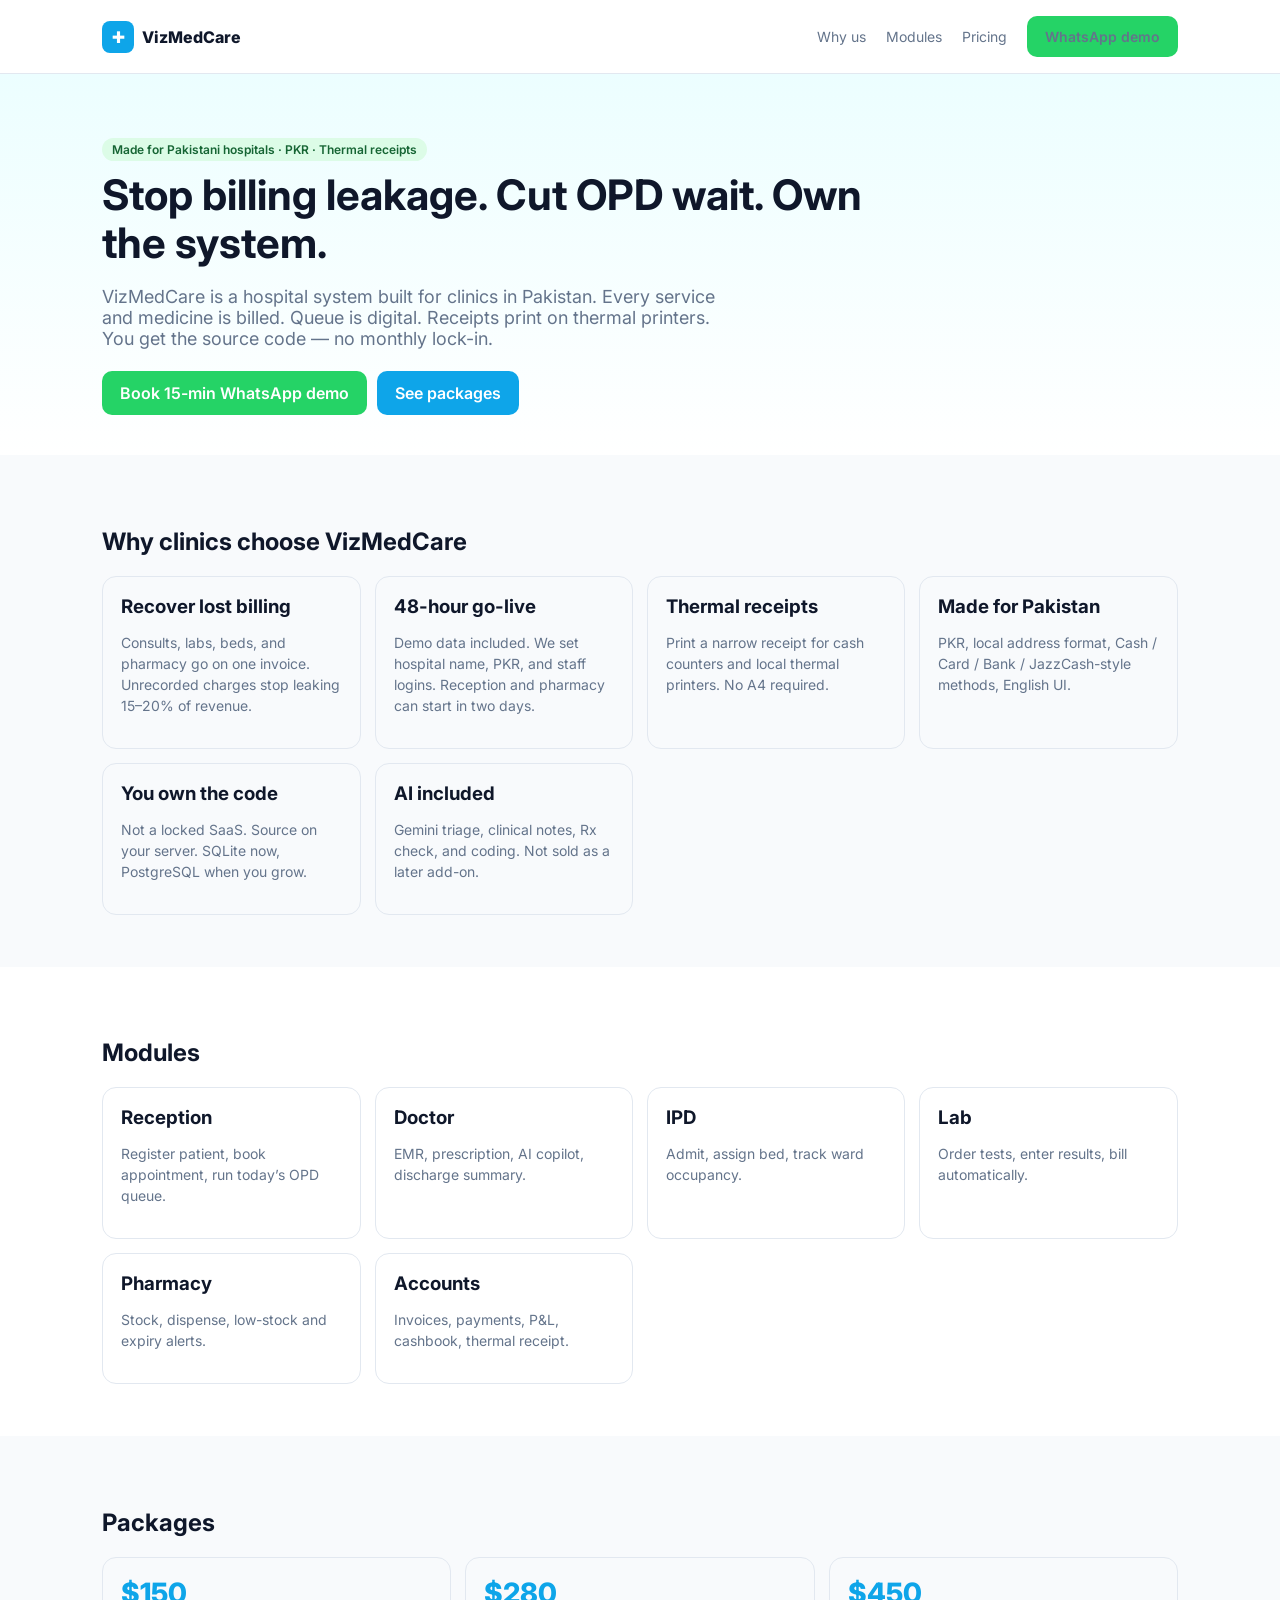
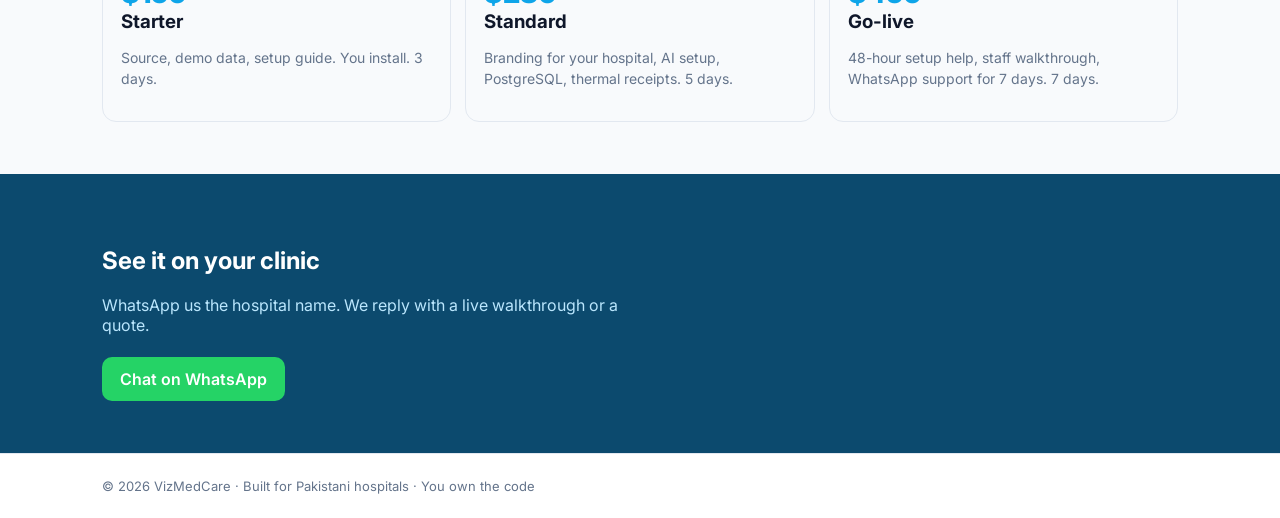
<file: marketing/index.html>
<!DOCTYPE html>
<html lang="en">
<head>
<meta charset="UTF-8">
<meta name="viewport" content="width=device-width, initial-scale=1">
<title>VizMedCare — HMS for Pakistani Hospitals & Clinics</title>
<meta name="description" content="Stop billing leakage. Cut OPD wait. White-label hospital system for Pakistan with EMR, pharmacy, thermal receipts, and AI. You own the code.">
<link href="https://fonts.googleapis.com/css2?family=Inter:wght@400;500;600;700;800&display=swap" rel="stylesheet">
<style>
:root{--brand:#0ea5e9;--ink:#0f172a;--muted:#64748b;--line:#e2e8f0;--bg:#f8fafc}
*{box-sizing:border-box}body{margin:0;font-family:Inter,system-ui,sans-serif;color:var(--ink)}
a{color:inherit;text-decoration:none}
.nav{display:flex;justify-content:space-between;align-items:center;padding:16px 8%;border-bottom:1px solid var(--line);position:sticky;top:0;background:#fff;z-index:10}
.logo{font-weight:800;display:flex;align-items:center;gap:8px}
.logo span{background:var(--brand);color:#fff;width:32px;height:32px;border-radius:8px;display:grid;place-items:center}
.nav a{margin-left:16px;font-size:14px;color:var(--muted)}
.btn{display:inline-block;background:#25D366;color:#fff;padding:12px 18px;border-radius:10px;font-weight:600}
.btn.blue{background:var(--brand)}
.btn.ghost{background:#fff;color:var(--ink);border:1px solid var(--line)}
.hero{padding:64px 8% 40px;background:linear-gradient(180deg,#ecfeff,#fff)}
.hero h1{font-size:42px;line-height:1.15;margin:0 0 14px;max-width:780px}
.hero p{font-size:18px;color:var(--muted);max-width:640px}
.cta{display:flex;gap:10px;margin-top:22px;flex-wrap:wrap}
.section{padding:52px 8%}
.grid{display:grid;grid-template-columns:repeat(auto-fit,minmax(240px,1fr));gap:14px;margin-top:20px}
.card{border:1px solid var(--line);border-radius:14px;padding:18px}
.card h3{margin:0 0 8px}.card p{color:var(--muted);font-size:14px;line-height:1.5}
.price{font-size:28px;font-weight:800;color:var(--brand)}
.badge{display:inline-block;background:#dcfce7;color:#166534;padding:4px 10px;border-radius:999px;font-size:12px;font-weight:600;margin-bottom:10px}
.footer{padding:24px 8%;border-top:1px solid var(--line);color:var(--muted);font-size:13px}
@media(max-width:700px){.hero h1{font-size:30px}}
</style>
</head>
<body>
<nav class="nav">
  <div class="logo"><span>✚</span> VizMedCare</div>
  <div>
    <a href="#why">Why us</a>
    <a href="#modules">Modules</a>
    <a href="#pricing">Pricing</a>
    <a class="btn" href="https://wa.me/923204674241?text=Hi%20VizMedCare%2C%20I%20want%20a%2015-min%20demo%20for%20my%20hospital.">WhatsApp demo</a>
  </div>
</nav>

<header class="hero">
  <div class="badge">Made for Pakistani hospitals · PKR · Thermal receipts</div>
  <h1>Stop billing leakage. Cut OPD wait. Own the system.</h1>
  <p>VizMedCare is a hospital system built for clinics in Pakistan. Every service and medicine is billed. Queue is digital. Receipts print on thermal printers. You get the source code — no monthly lock-in.</p>
  <div class="cta">
    <a class="btn" href="https://wa.me/923204674241?text=Hi%20VizMedCare%2C%20I%20want%20a%2015-min%20demo%20for%20my%20hospital.">Book 15-min WhatsApp demo</a>
    <a class="btn blue" href="#pricing">See packages</a>
  </div>
</header>

<section class="section" id="why" style="background:var(--bg)">
  <h2>Why clinics choose VizMedCare</h2>
  <div class="grid">
    <div class="card"><h3>Recover lost billing</h3><p>Consults, labs, beds, and pharmacy go on one invoice. Unrecorded charges stop leaking 15–20% of revenue.</p></div>
    <div class="card"><h3>48-hour go-live</h3><p>Demo data included. We set hospital name, PKR, and staff logins. Reception and pharmacy can start in two days.</p></div>
    <div class="card"><h3>Thermal receipts</h3><p>Print a narrow receipt for cash counters and local thermal printers. No A4 required.</p></div>
    <div class="card"><h3>Made for Pakistan</h3><p>PKR, local address format, Cash / Card / Bank / JazzCash-style methods, English UI.</p></div>
    <div class="card"><h3>You own the code</h3><p>Not a locked SaaS. Source on your server. SQLite now, PostgreSQL when you grow.</p></div>
    <div class="card"><h3>AI included</h3><p>Gemini triage, clinical notes, Rx check, and coding. Not sold as a later add-on.</p></div>
  </div>
</section>

<section class="section" id="modules">
  <h2>Modules</h2>
  <div class="grid">
    <div class="card"><h3>Reception</h3><p>Register patient, book appointment, run today’s OPD queue.</p></div>
    <div class="card"><h3>Doctor</h3><p>EMR, prescription, AI copilot, discharge summary.</p></div>
    <div class="card"><h3>IPD</h3><p>Admit, assign bed, track ward occupancy.</p></div>
    <div class="card"><h3>Lab</h3><p>Order tests, enter results, bill automatically.</p></div>
    <div class="card"><h3>Pharmacy</h3><p>Stock, dispense, low-stock and expiry alerts.</p></div>
    <div class="card"><h3>Accounts</h3><p>Invoices, payments, P&L, cashbook, thermal receipt.</p></div>
  </div>
</section>

<section class="section" id="pricing" style="background:var(--bg)">
  <h2>Packages</h2>
  <div class="grid">
    <div class="card"><div class="price">$150</div><h3>Starter</h3><p>Source, demo data, setup guide. You install. 3 days.</p></div>
    <div class="card"><div class="price">$280</div><h3>Standard</h3><p>Branding for your hospital, AI setup, PostgreSQL, thermal receipts. 5 days.</p></div>
    <div class="card"><div class="price">$450</div><h3>Go-live</h3><p>48-hour setup help, staff walkthrough, WhatsApp support for 7 days. 7 days.</p></div>
  </div>
</section>

<section class="section" id="contact" style="background:#0c4a6e;color:#fff">
  <h2 style="color:#fff">See it on your clinic</h2>
  <p style="color:#bae6fd;max-width:560px">WhatsApp us the hospital name. We reply with a live walkthrough or a quote.</p>
  <div class="cta">
    <a class="btn" href="https://wa.me/923204674241?text=Hi%20VizMedCare%2C%20I%20want%20a%20demo%20for%20my%20hospital.">Chat on WhatsApp</a>
  </div>
</section>

<footer class="footer">© 2026 VizMedCare · Built for Pakistani hospitals · You own the code</footer>
</body>
</html>
</file>
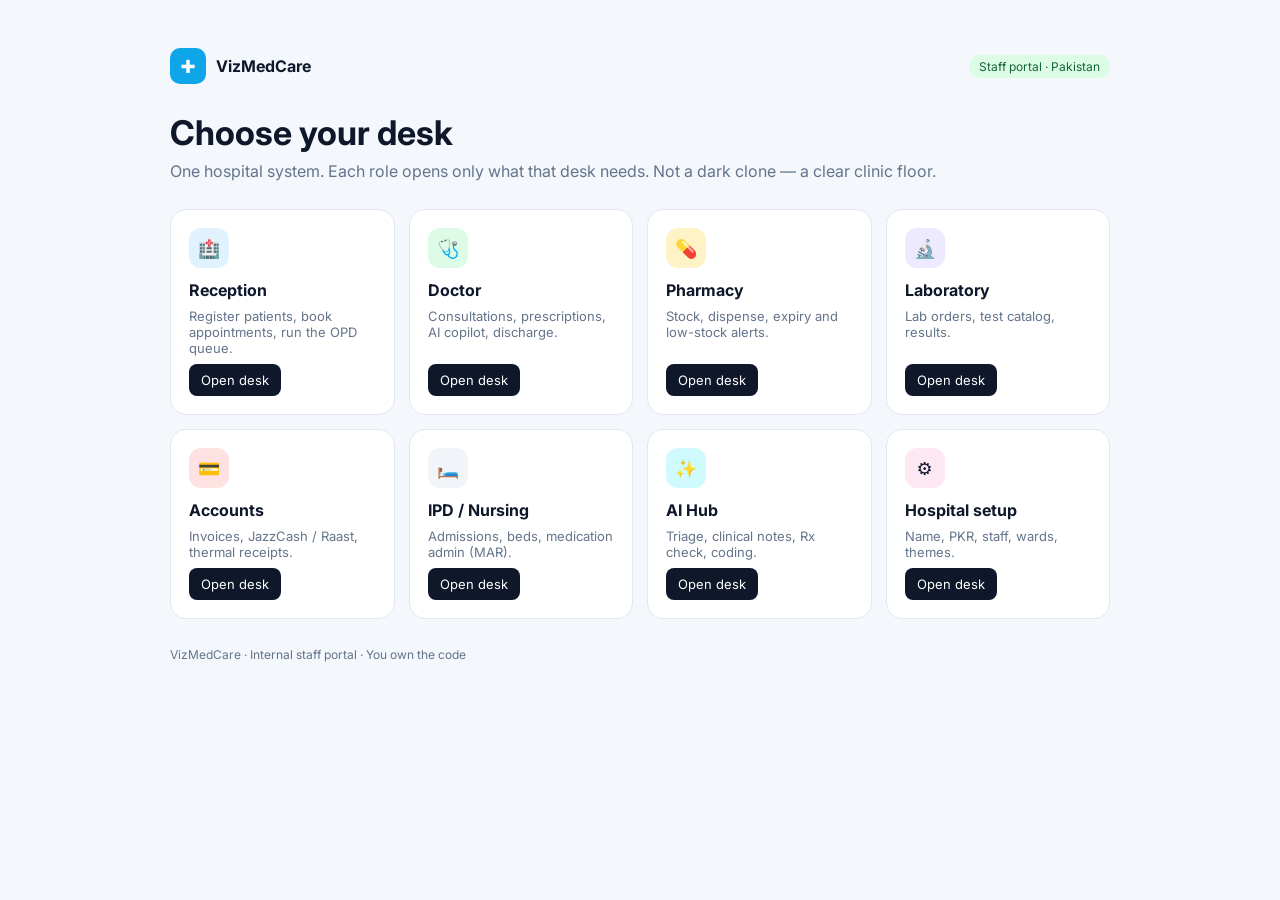
<file: marketing/staff.html>
<!DOCTYPE html>
<html lang="en">
<head>
<meta charset="UTF-8">
<meta name="viewport" content="width=device-width, initial-scale=1">
<title>VizMedCare · Staff Portal</title>
<link href="https://fonts.googleapis.com/css2?family=Inter:wght@400;500;600;700&display=swap" rel="stylesheet">
<style>
:root{--ink:#0f172a;--muted:#64748b;--line:#e2e8f0;--bg:#f4f7fb}
*{box-sizing:border-box}body{margin:0;font-family:Inter,system-ui,sans-serif;background:var(--bg);color:var(--ink)}
.wrap{max-width:980px;margin:0 auto;padding:48px 20px}
.top{display:flex;justify-content:space-between;align-items:center;margin-bottom:28px}
.brand{display:flex;align-items:center;gap:10px;font-weight:700}
.mark{width:36px;height:36px;border-radius:10px;background:#0ea5e9;color:#fff;display:grid;place-items:center;font-size:18px}
.pill{font-size:12px;background:#dcfce7;color:#166534;padding:4px 10px;border-radius:999px}
h1{font-size:34px;margin:0 0 8px}
.sub{color:var(--muted);margin:0 0 28px}
.grid{display:grid;grid-template-columns:repeat(auto-fit,minmax(220px,1fr));gap:14px}
.card{background:#fff;border:1px solid var(--line);border-radius:16px;padding:18px;display:flex;flex-direction:column;gap:8px;min-height:160px}
.card .ic{width:40px;height:40px;border-radius:12px;display:grid;place-items:center;font-size:18px}
.card h3{margin:4px 0 0;font-size:16px}
.card p{margin:0;color:var(--muted);font-size:13px;flex:1}
.card a{align-self:flex-start;background:#0f172a;color:#fff;padding:8px 12px;border-radius:8px;font-size:13px;text-decoration:none}
.foot{margin-top:28px;color:var(--muted);font-size:12px}
</style>
</head>
<body>
<div class="wrap">
  <div class="top">
    <div class="brand"><div class="mark">✚</div> VizMedCare</div>
    <div class="pill">Staff portal · Pakistan</div>
  </div>
  <h1>Choose your desk</h1>
  <p class="sub">One hospital system. Each role opens only what that desk needs. Not a dark clone — a clear clinic floor.</p>
  <div class="grid">
    <div class="card"><div class="ic" style="background:#e0f2fe">🏥</div><h3>Reception</h3><p>Register patients, book appointments, run the OPD queue.</p><a href="/#appointments">Open desk</a></div>
    <div class="card"><div class="ic" style="background:#dcfce7">🩺</div><h3>Doctor</h3><p>Consultations, prescriptions, AI copilot, discharge.</p><a href="/#encounters">Open desk</a></div>
    <div class="card"><div class="ic" style="background:#fef3c7">💊</div><h3>Pharmacy</h3><p>Stock, dispense, expiry and low-stock alerts.</p><a href="/#medicines">Open desk</a></div>
    <div class="card"><div class="ic" style="background:#ede9fe">🔬</div><h3>Laboratory</h3><p>Lab orders, test catalog, results.</p><a href="/#lab_orders">Open desk</a></div>
    <div class="card"><div class="ic" style="background:#fee2e2">💳</div><h3>Accounts</h3><p>Invoices, JazzCash / Raast, thermal receipts.</p><a href="/#accounts">Open desk</a></div>
    <div class="card"><div class="ic" style="background:#f1f5f9">🛏️</div><h3>IPD / Nursing</h3><p>Admissions, beds, medication admin (MAR).</p><a href="/#admissions">Open desk</a></div>
    <div class="card"><div class="ic" style="background:#cffafe">✨</div><h3>AI Hub</h3><p>Triage, clinical notes, Rx check, coding.</p><a href="/#gemini_ai">Open desk</a></div>
    <div class="card"><div class="ic" style="background:#fce7f3">⚙️</div><h3>Hospital setup</h3><p>Name, PKR, staff, wards, themes.</p><a href="/#settings">Open desk</a></div>
  </div>
  <p class="foot">VizMedCare · Internal staff portal · You own the code</p>
</div>
</body>
</html>
</file>
